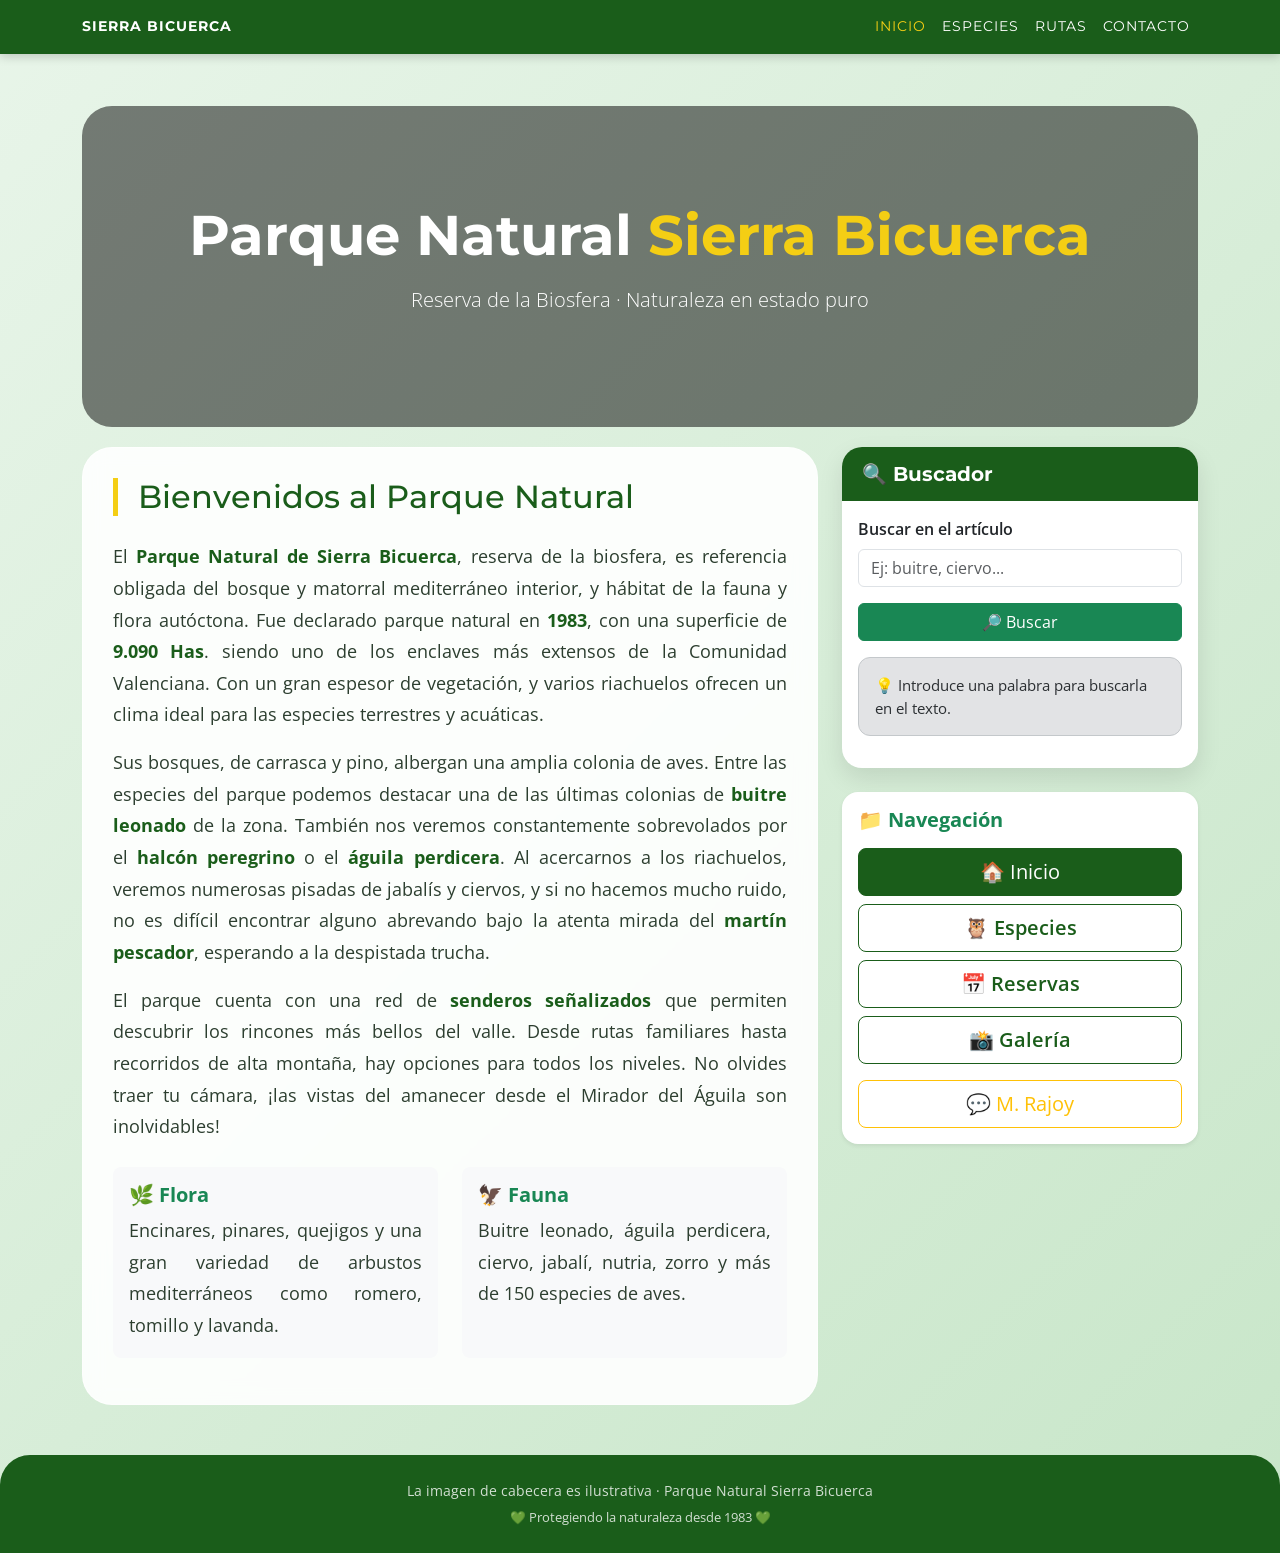
<file: index.html>
<!doctype html>
<html lang="es">
  <head>
    <meta charset="UTF-8" />
    <meta name="viewport" content="width=device-width, initial-scale=1.0" />
    <title>Parque Natural Sierra Bicuerca</title>
    <link
      href="https://fonts.googleapis.com/css2?family=Montserrat:wght@700&family=Open+Sans:wght@400;600&display=swap"
      rel="stylesheet"
    />
    <link
      href="https://cdn.jsdelivr.net/npm/bootstrap@5.3.3/dist/css/bootstrap.min.css"
      rel="stylesheet"
    />

    <style>
      :root {
        --primary-green: #1a5d1a;
        --accent-gold: #f4ce14;
        --nature-dark: #3c4048;
      }

      body {
        background: linear-gradient(135deg, #e8f5e9 0%, #c8e6c9 100%);
        font-family: "Open Sans", sans-serif;
        min-height: 100vh;
      }

      .navbar {
        background-color: var(--primary-green) !important;
        box-shadow: 0 2px 10px rgba(0, 0, 0, 0.2);
      }
      .navbar-brand,
      .nav-link {
        color: white !important;
        font-family: "Montserrat", sans-serif;
        text-transform: uppercase;
        font-size: 0.9rem;
        letter-spacing: 1px;
      }
      .nav-link:hover {
        color: var(--accent-gold) !important;
      }
      .nav-link.active {
        color: var(--accent-gold) !important;
      }

      .hero-section {
        background: linear-gradient(rgba(0, 0, 0, 0.5), rgba(0, 0, 0, 0.5)),
          url("https://placehold.co/1920x600/2d5a2d/white?text=Sierra+Bicuerca");
        background-size: cover;
        background-position: center;
        background-attachment: fixed;
        border-radius: 30px;
        margin: 20px 0;
        position: relative;
        overflow: hidden;
      }
      .hero-section h1 {
        font-family: "Montserrat", sans-serif;
        font-size: 3.5rem;
        font-weight: 700;
      }
      .hero-section span {
        color: var(--accent-gold);
      }
      @media (max-width: 768px) {
        .hero-section h1 {
          font-size: 2rem;
        }
      }

      .main-card {
        background: rgba(255, 255, 255, 0.9);
        backdrop-filter: blur(10px);
        border-radius: 30px;
        border: 1px solid rgba(255, 255, 255, 0.5);
        padding: 30px;
      }
      .main-card h2 {
        color: var(--primary-green);
        font-family: "Montserrat", sans-serif;
        border-left: 5px solid var(--accent-gold);
        padding-left: 20px;
        margin-bottom: 25px;
      }
      .main-card p {
        font-size: 1.1rem;
        line-height: 1.8;
        color: #2c3e2f;
        text-align: justify;
      }
      .main-card strong {
        color: var(--primary-green);
      }

      .search-panel {
        background: white;
        border-radius: 20px;
        box-shadow: 0 10px 25px rgba(0, 0, 0, 0.1);
        position: sticky;
        top: 90px;
      }
      .search-panel .card-header {
        background: var(--primary-green);
        color: white;
        font-family: "Montserrat", sans-serif;
        border-radius: 20px 20px 0 0 !important;
        padding: 15px 20px;
      }
      .search-result {
        border-radius: 12px;
        transition: all 0.3s;
        font-size: 0.95rem;
      }
      .highlight {
        background-color: #f4ce14;
        color: #1a5d1a;
        font-weight: bold;
        padding: 0 3px;
        border-radius: 4px;
      }

      .nav-buttons {
        margin-top: 30px;
      }
      .nav-buttons .btn-outline-success {
        border-color: var(--primary-green);
        color: var(--primary-green);
        font-weight: 600;
        transition: all 0.3s;
      }
      .nav-buttons .btn-outline-success:hover {
        background-color: var(--primary-green);
        border-color: var(--primary-green);
        transform: translateY(-3px);
        box-shadow: 0 5px 15px rgba(0, 0, 0, 0.2);
      }
      .nav-buttons .btn-success {
        background-color: var(--primary-green);
        border-color: var(--primary-green);
      }

      .footer {
        background-color: var(--primary-green);
        color: rgba(255, 255, 255, 0.8);
        text-align: center;
        padding: 25px;
        margin-top: 50px;
        border-radius: 30px 30px 0 0;
        font-size: 0.9rem;
      }
      .footer a {
        color: var(--accent-gold);
        text-decoration: none;
      }
      .footer a:hover {
        text-decoration: underline;
      }
    </style>
  </head>
  <body>
    <!-- NAVBAR (mismo que especies.html) -->
    <nav class="navbar navbar-expand-lg sticky-top">
      <div class="container">
        <a class="navbar-brand fw-bold" href="index.html">Sierra Bicuerca</a>
        <button
          class="navbar-toggler border-white"
          type="button"
          data-bs-toggle="collapse"
          data-bs-target="#navbarNav"
        >
          <span class="navbar-toggler-icon" style="filter: invert(1)"></span>
        </button>
        <div class="collapse navbar-collapse" id="navbarNav">
          <ul class="navbar-nav ms-auto">
            <li class="nav-item">
              <a class="nav-link active" href="index.html">Inicio</a>
            </li>
            <li class="nav-item">
              <a class="nav-link" href="especies.html">Especies</a>
            </li>
            <li class="nav-item">
              <a class="nav-link" href="rutas.html">Rutas</a>
            </li>
            <li class="nav-item">
              <a class="nav-link" href="contacto.html">Contacto</a>
            </li>
          </ul>
        </div>
      </div>
    </nav>

    <div class="container mt-4 pt-2">
      <!-- Hero / Cabecera espectacular -->
      <div class="hero-section text-white text-center p-5">
        <div class="py-5">
          <h1 class="display-3 fw-bold">
            Parque Natural <span>Sierra Bicuerca</span>
          </h1>
          <p class="lead mt-3">
            Reserva de la Biosfera · Naturaleza en estado puro
          </p>
        </div>
      </div>

      <div class="row g-4">
        <!-- Columna izquierda: contenido principal -->
        <div class="col-lg-8">
          <div class="main-card">
            <h2>Bienvenidos al Parque Natural</h2>
            <p>
              El <strong>Parque Natural de Sierra Bicuerca</strong>, reserva de
              la biosfera, es referencia obligada del bosque y matorral
              mediterráneo interior, y hábitat de la fauna y flora autóctona.
              Fue declarado parque natural en <strong>1983</strong>, con una
              superficie de <strong>9.090 Has</strong>. siendo uno de los
              enclaves más extensos de la Comunidad Valenciana. Con un gran
              espesor de vegetación, y varios riachuelos ofrecen un clima ideal
              para las especies terrestres y acuáticas.
            </p>
            <p>
              Sus bosques, de carrasca y pino, albergan una amplia colonia de
              aves. Entre las especies del parque podemos destacar una de las
              últimas colonias de
              <strong>buitre leonado</strong> de la zona. También nos veremos
              constantemente sobrevolados por el <strong>halcón peregrino</strong>
              o el <strong>águila perdicera</strong>. Al acercarnos a los
              riachuelos, veremos numerosas pisadas de jabalís y ciervos, y si no
              hacemos mucho ruido, no es difícil encontrar alguno abrevando bajo
              la atenta mirada del <strong>martín pescador</strong>, esperando a
              la despistada trucha.
            </p>
            <p>
              El parque cuenta con una red de <strong>senderos señalizados</strong>
              que permiten descubrir los rincones más bellos del valle. Desde
              rutas familiares hasta recorridos de alta montaña, hay opciones
              para todos los niveles. No olvides traer tu cámara, ¡las vistas del
              amanecer desde el Mirador del Águila son inolvidables!
            </p>
            <div class="row mt-4">
              <div class="col-md-6 mb-3">
                <div class="bg-light p-3 rounded-3 h-100">
                  <h5 class="text-success fw-bold">🌿 Flora</h5>
                  <p class="mb-0 small">
                    Encinares, pinares, quejigos y una gran variedad de arbustos
                    mediterráneos como romero, tomillo y lavanda.
                  </p>
                </div>
              </div>
              <div class="col-md-6 mb-3">
                <div class="bg-light p-3 rounded-3 h-100">
                  <h5 class="text-success fw-bold">🦅 Fauna</h5>
                  <p class="mb-0 small">
                    Buitre leonado, águila perdicera, ciervo, jabalí, nutria,
                    zorro y más de 150 especies de aves.
                  </p>
                </div>
              </div>
            </div>
          </div>
        </div>

        <!-- Columna derecha: buscador y navegación -->
        <div class="col-lg-4">
          <div class="search-panel">
            <div class="card-header rounded-top">
              <h5 class="mb-0 fw-bold">🔍 Buscador</h5>
            </div>
            <div class="card-body p-3">
              <form onsubmit="event.preventDefault(); buscarEnPagina();">
                <div class="mb-3">
                  <label class="form-label fw-semibold">Buscar en el artículo</label>
                  <input
                    id="search-input"
                    class="form-control"
                    type="text"
                    placeholder="Ej: buitre, ciervo..."
                    aria-label="Buscar"
                  />
                </div>
                <button id="search-button" class="btn btn-success w-100 mb-3" type="submit">
                  🔎 Buscar
                </button>
                <div
                  id="search-result"
                  class="alert alert-secondary search-result"
                  role="status"
                >
                  💡 Introduce una palabra para buscarla en el texto.
                </div>
              </form>
            </div>
          </div>

          <!-- Navegación de botones (estilo mejorado) -->
          <div class="nav-buttons mt-4">
            <div class="card border-0 shadow-sm rounded-4">
              <div class="card-body">
                <h5 class="card-title text-success fw-bold mb-3">📁 Navegación</h5>
                <div class="d-grid gap-2">
                  <a href="index.html" class="btn btn-success btn-lg">🏠 Inicio</a>
                  <a href="especies.html" class="btn btn-outline-success btn-lg">🦉 Especies</a>
                  <a href="reservas.html" class="btn btn-outline-success btn-lg">📅 Reservas</a>
                  <a href="galería.html" class="btn btn-outline-success btn-lg">📸 Galería</a>
                  <button onclick="mostrarFraseEnAlert()" class="btn btn-outline-warning btn-lg mt-2">
                    💬 M. Rajoy
                  </button>
                </div>
              </div>
            </div>
          </div>
        </div>
      </div>
    </div>

    <!-- Footer -->
    <footer class="footer">
      <div class="container">
        <p class="mb-0">
          La imagen de cabecera es ilustrativa · Parque Natural Sierra Bicuerca
        </p>
        <p class="mb-0 small mt-2">
          💚 Protegiendo la naturaleza desde 1983 💚
        </p>
      </div>
    </footer>

    <!-- Scripts -->
    <script src="https://cdn.jsdelivr.net/npm/bootstrap@5.3.3/dist/js/bootstrap.bundle.min.js"></script>
    <script>
      // Función de búsqueda en el artículo (resalta palabras)
      function buscarEnPagina() {
        const searchTerm = document
          .getElementById("search-input")
          .value.trim()
          .toLowerCase();
        const resultDiv = document.getElementById("search-result");
        const articleParagraphs = document.querySelectorAll(".main-card p");

        if (!searchTerm) {
          resultDiv.innerHTML = "⚠️ Por favor, escribe una palabra para buscar.";
          resultDiv.className = "alert alert-warning search-result";
          // Limpiar highlights si no hay término
          removeHighlights();
          return;
        }

        // Eliminar highlights anteriores
        removeHighlights();

        let encontrado = false;
        let totalCoincidencias = 0;

        // Recorrer cada párrafo para buscar y resaltar
        articleParagraphs.forEach((paragraph) => {
          const originalText = paragraph.innerHTML;
          // Creamos un texto sin etiquetas HTML para buscar
          const tempDiv = document.createElement("div");
          tempDiv.innerHTML = originalText;
          const cleanText = tempDiv.textContent || tempDiv.innerText;
          const lowerCleanText = cleanText.toLowerCase();

          if (lowerCleanText.includes(searchTerm)) {
            encontrado = true;
            // Contar coincidencias (aproximado)
            const regex = new RegExp(`(${escapeRegex(searchTerm)})`, "gi");
            const matches = cleanText.match(regex);
            totalCoincidencias += matches ? matches.length : 0;

            // Resaltar en el HTML original respetando etiquetas
            const highlightedHtml = originalText.replace(
              new RegExp(`(${escapeRegex(searchTerm)})`, "gi"),
              '<span class="highlight">$1</span>'
            );
            paragraph.innerHTML = highlightedHtml;
          }
        });

        if (encontrado) {
          resultDiv.innerHTML = `✅ <strong>¡Encontrado!</strong> Se encontraron ${totalCoincidencias} coincidencia(s) de "<strong>${searchTerm}</strong>".`;
          resultDiv.className = "alert alert-success search-result";
        } else {
          resultDiv.innerHTML = `❌ No se encontró "<strong>${searchTerm}</strong>" en el artículo. Prueba con: buitre, ciervo, parque, río, aves...`;
          resultDiv.className = "alert alert-danger search-result";
        }
      }

      // Eliminar todos los highlights
      function removeHighlights() {
        const paragraphs = document.querySelectorAll(".main-card p");
        paragraphs.forEach((p) => {
          const spanRegex = /<span class="highlight">(.*?)<\/span>/gi;
          if (spanRegex.test(p.innerHTML)) {
            p.innerHTML = p.innerHTML.replace(spanRegex, "$1");
          }
        });
      }

      // Escapar caracteres especiales para regex
      function escapeRegex(str) {
        return str.replace(/[.*+?^${}()|[\]\\]/g, "\\$&");
      }

      function mostrarFraseEnAlert() {
        const frases = [
          "It's very difficult todo esto.",
          "España es una gran nación y los españoles muy españoles y mucho españoles.",
          "Las decisiones se toman en el momento de tomarse",
          "Una cosa es ser solidario, y otra es serlo a cambio de nada.",
          "La cerámica de Talavera no es cosa menor. Dicho de otra manera, es cosa mayor.",
          "Nosotros hemos hecho algo que ustedes no han hecho, que es engañar a la gente.",
          "Fin de la cita.",
          "ETA es una gran nación.",
          "Lo que nosotros hemos hecho, cosa que no hizo usted, es engañar a la gente.",
          "Hay que fabricar máquinas que nos permitan seguir fabricando máquinas.",
        ];
        const fraseAleatoria = frases[Math.floor(Math.random() * frases.length)];
        alert("Mariano Rajoy: " + fraseAleatoria);
      }

      window.mostrarFraseEnAlert = mostrarFraseEnAlert;
    </script>
  </body>
</html>
</file>
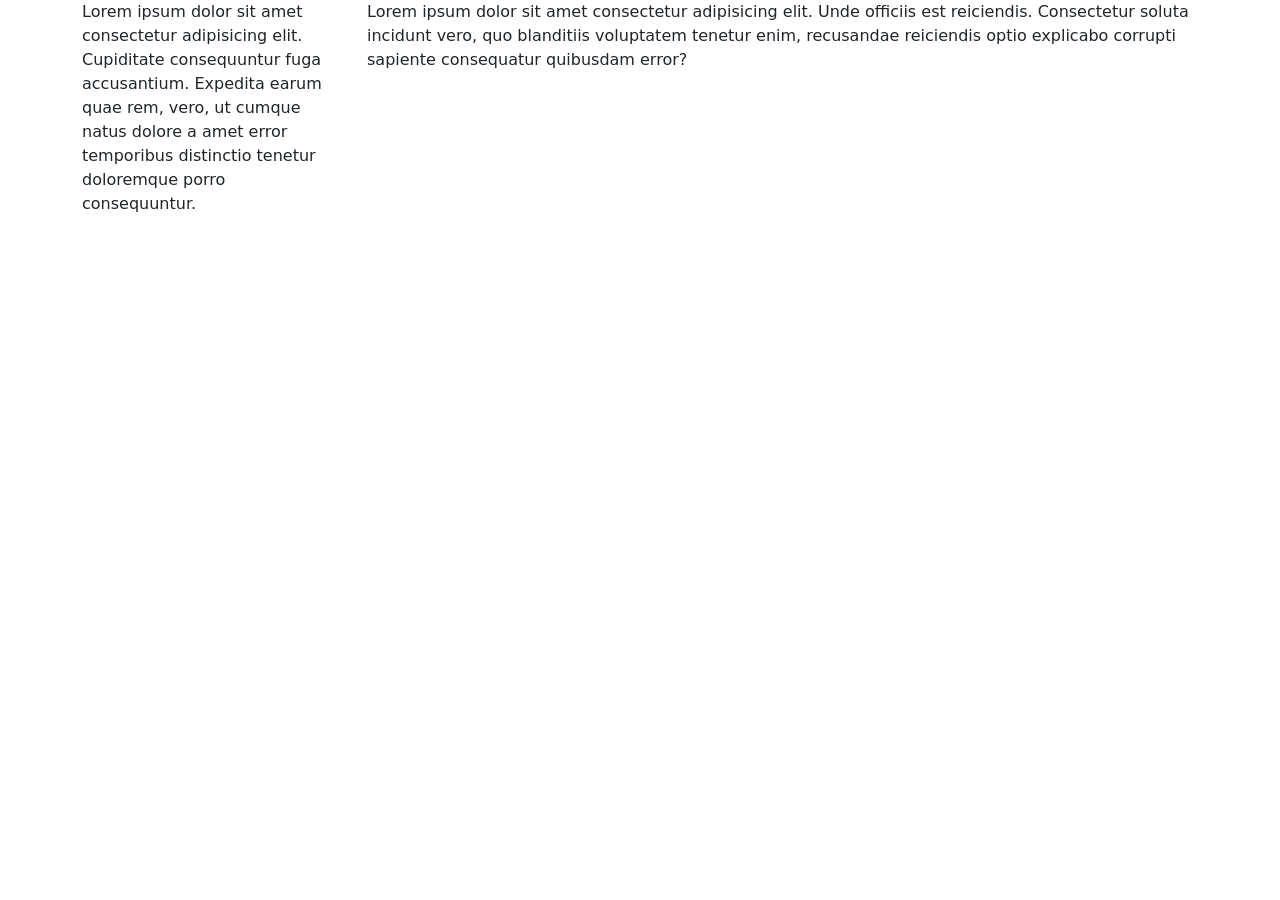
<file: docu.html>
<!doctype html>
<html lang="en">
  <head>
    <meta charset="UTF-8" />
    <meta name="viewport" content="width=device-width, initial-scale=1.0" />
    <title>Document</title>
    <link
      href="https://cdn.jsdelivr.net/npm/bootstrap@5.3.8/dist/css/bootstrap.min.css"
      rel="stylesheet"
      integrity="sha384-sRIl4kxILFvY47J16cr9ZwB07vP4J8+LH7qKQnuqkuIAvNWLzeN8tE5YBujZqJLB"
      crossorigin="anonymous"
    />
  </head>
  <body>
    <div class="container">
      <div class="row">
        <div class="col-md-3">
          Lorem ipsum dolor sit amet consectetur adipisicing elit. Cupiditate
          consequuntur fuga accusantium. Expedita earum quae rem, vero, ut
          cumque natus dolore a amet error temporibus distinctio tenetur
          doloremque porro consequuntur.
        </div>
        <div class="col-md-9">
          Lorem ipsum dolor sit amet consectetur adipisicing elit. Unde officiis
          est reiciendis. Consectetur soluta incidunt vero, quo blanditiis
          voluptatem tenetur enim, recusandae reiciendis optio explicabo
          corrupti sapiente consequatur quibusdam error?
        </div>
      </div>
    </div>
  </body>
</html>
</file>
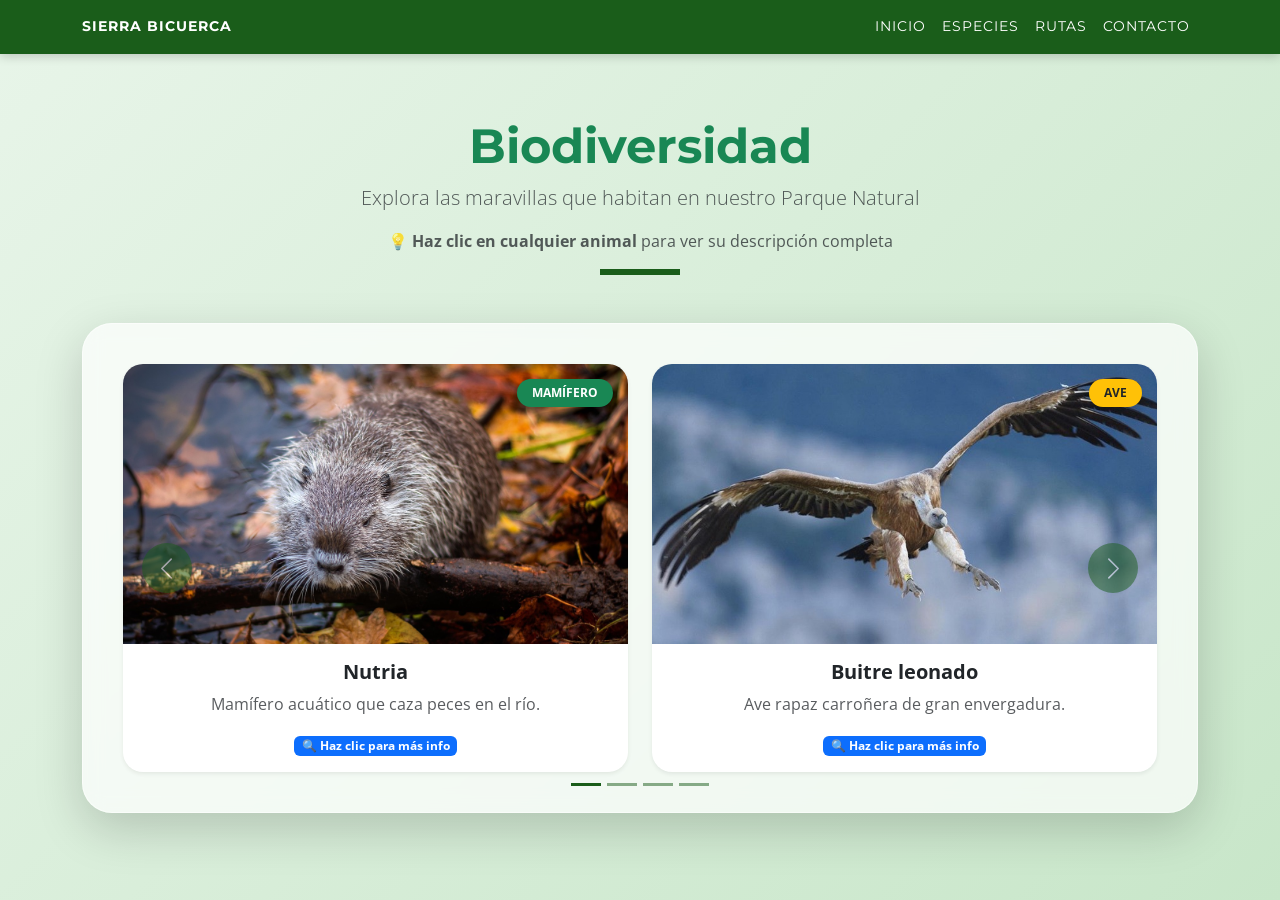
<file: especies.html>
<!doctype html>
<html lang="es">
  <head>
    <meta charset="UTF-8" />
    <meta name="viewport" content="width=device-width, initial-scale=1.0" />
    <title>Especies - Sierra Bicuerca</title>
    <!-- Google Fonts para el estilo espectacular -->
    <link
      href="https://fonts.googleapis.com/css2?family=Montserrat:wght@700&family=Open+Sans:wght@400;600&display=swap"
      rel="stylesheet"
    />
    <!-- CSS de Bootstrap 5.3.3 -->
    <link
      href="https://cdn.jsdelivr.net/npm/bootstrap@5.3.3/dist/css/bootstrap.min.css"
      rel="stylesheet"
    />

    <style>
      :root {
        --primary-green: #1a5d1a;
        --accent-gold: #f4ce14;
        --nature-dark: #3c4048;
      }

      body {
        background: linear-gradient(135deg, #e8f5e9 0%, #c8e6c9 100%);
        font-family: "Open Sans", sans-serif;
        min-height: 100vh;
      }

      /* Estilos del Navbar */
      .navbar {
        background-color: var(--primary-green) !important;
        box-shadow: 0 2px 10px rgba(0, 0, 0, 0.2);
      }
      .navbar-brand,
      .nav-link {
        color: white !important;
        font-family: "Montserrat", sans-serif;
        text-transform: uppercase;
        font-size: 0.9rem;
        letter-spacing: 1px;
      }
      .nav-link:hover {
        color: var(--accent-gold) !important;
      }

      /* Estilos del Carrusel Espectacular */
      #especiesCarousel {
        background: rgba(255, 255, 255, 0.7);
        backdrop-filter: blur(10px);
        border-radius: 30px;
        border: 1px solid rgba(255, 255, 255, 0.5);
        padding: 20px;
      }

      .species-card {
        border-radius: 20px;
        overflow: hidden;
        transition: all 0.4s cubic-bezier(0.175, 0.885, 0.32, 1.275);
        border: none;
        background: white;
        cursor: pointer;
      }

      .species-card:hover {
        transform: translateY(-12px);
        box-shadow: 0 15px 30px rgba(0, 0, 0, 0.2) !important;
      }

      .species-card img {
        width: 100%;
        height: 280px;
        object-fit: cover;
        transition: transform 0.5s;
      }

      .species-card:hover img {
        transform: scale(1.05);
      }

      .carousel-item {
        padding: 20px;
      }

      /* Iconos de control mejorados */
      .carousel-control-prev-icon,
      .carousel-control-next-icon {
        background-color: var(--primary-green);
        border-radius: 50%;
        width: 50px;
        height: 50px;
        background-size: 50%;
      }

      .category-badge {
        position: absolute;
        top: 15px;
        right: 15px;
        z-index: 2;
        padding: 5px 15px;
        border-radius: 50px;
        font-weight: bold;
        font-size: 0.75rem;
        box-shadow: 0 4px 8px rgba(0, 0, 0, 0.1);
      }

      /* Estilos para el modal */
      .modal-header {
        background: linear-gradient(135deg, var(--primary-green), #2d7a2d);
        color: white;
      }
      .modal-header .btn-close {
        filter: brightness(0) invert(1);
      }
      .species-modal-img {
        width: 100%;
        max-height: 300px;
        object-fit: cover;
        border-radius: 15px;
      }
      .info-section {
        background: #f8f9fa;
        border-radius: 10px;
        padding: 15px;
        margin-top: 15px;
      }
      .info-title {
        color: var(--primary-green);
        font-weight: bold;
        margin-top: 15px;
        margin-bottom: 10px;
      }
      .badge-primary {
        background-color: #0d6efd;
      }
      .click-hint {
        font-size: 0.8rem;
        margin-top: 8px;
      }
    </style>
  </head>
  <body>
    <!-- NAVBAR -->
    <nav class="navbar navbar-expand-lg sticky-top">
      <div class="container">
        <a class="navbar-brand fw-bold" href="index.html">Sierra Bicuerca</a>
        <button
          class="navbar-toggler border-white"
          type="button"
          data-bs-toggle="collapse"
          data-bs-target="#navbarNav"
        >
          <span class="navbar-toggler-icon" style="filter: invert(1)"></span>
        </button>
        <div class="collapse navbar-collapse" id="navbarNav">
          <ul class="navbar-nav ms-auto">
            <li class="nav-item">
              <a class="nav-link" href="index.html">Inicio</a>
            </li>
            <li class="nav-item">
              <a class="nav-link active" href="especies.html">Especies</a>
            </li>
            <li class="nav-item"><a class="nav-link" href="#">Rutas</a></li>
            <li class="nav-item"><a class="nav-link" href="#">Contacto</a></li>
          </ul>
        </div>
      </div>
    </nav>

    <div class="container mt-5 pt-3">
      <div class="text-center mb-5">
        <h2
          class="display-5 fw-bold text-success"
          style="font-family: &quot;Montserrat&quot;"
        >
          Biodiversidad
        </h2>
        <p class="text-muted lead">
          Explora las maravillas que habitan en nuestro Parque Natural
        </p>
        <p class="text-muted">
          💡 <strong>Haz clic en cualquier animal</strong> para ver su
          descripción completa
        </p>
        <hr
          class="mx-auto"
          style="
            width: 80px;
            border: 3px solid var(--primary-green);
            opacity: 1;
          "
        />
      </div>

      <div
        id="especiesCarousel"
        class="carousel slide shadow-lg"
        data-bs-ride="carousel"
      >
        <!-- Indicadores -->
        <div class="carousel-indicators">
          <button
            type="button"
            data-bs-target="#especiesCarousel"
            data-bs-slide-to="0"
            class="active"
            style="background-color: var(--primary-green)"
          ></button>
          <button
            type="button"
            data-bs-target="#especiesCarousel"
            data-bs-slide-to="1"
            style="background-color: var(--primary-green)"
          ></button>
          <button
            type="button"
            data-bs-target="#especiesCarousel"
            data-bs-slide-to="2"
            style="background-color: var(--primary-green)"
          ></button>
          <button
            type="button"
            data-bs-target="#especiesCarousel"
            data-bs-slide-to="3"
            style="background-color: var(--primary-green)"
          ></button>
        </div>

        <div class="carousel-inner">
          <!-- GRUPO 1: Nutria y Buitre -->
          <div class="carousel-item active">
            <div class="row g-4">
              <div class="col-md-6">
                <div
                  class="card species-card h-100 shadow-sm position-relative"
                  data-bs-toggle="modal"
                  data-bs-target="#modalNutria"
                >
                  <span class="category-badge bg-success text-white"
                    >MAMÍFERO</span
                  >
                  <img src="img/especies_img/nutria.jpg" alt="Nutria" />
                  <div class="card-body text-center">
                    <h5 class="card-title fw-bold">Nutria</h5>
                    <p class="card-text text-muted">
                      Mamífero acuático que caza peces en el río.
                    </p>
                    <span class="badge bg-primary"
                      >🔍 Haz clic para más info</span
                    >
                  </div>
                </div>
              </div>
              <div class="col-md-6">
                <div
                  class="card species-card h-100 shadow-sm position-relative"
                  data-bs-toggle="modal"
                  data-bs-target="#modalBuitre"
                >
                  <span class="category-badge bg-warning text-dark">AVE</span>
                  <img src="img/especies_img/buitre_leonado.jpg" alt="Buitre" />
                  <div class="card-body text-center">
                    <h5 class="card-title fw-bold">Buitre leonado</h5>
                    <p class="card-text text-muted">
                      Ave rapaz carroñera de gran envergadura.
                    </p>
                    <span class="badge bg-primary"
                      >🔍 Haz clic para más info</span
                    >
                  </div>
                </div>
              </div>
            </div>
          </div>

          <!-- GRUPO 2: Ciervo y Zorro -->
          <div class="carousel-item">
            <div class="row g-4">
              <div class="col-md-6">
                <div
                  class="card species-card h-100 shadow-sm position-relative"
                  data-bs-toggle="modal"
                  data-bs-target="#modalCiervo"
                >
                  <span class="category-badge bg-success text-white"
                    >MAMÍFERO</span
                  >
                  <img src="img/especies_img/ciervo-rojo.jpg" alt="Ciervo" />
                  <div class="card-body text-center">
                    <h5 class="card-title fw-bold">Ciervo</h5>
                    <p class="card-text text-muted">
                      Herbívoro tranquilo que pasta al amanecer.
                    </p>
                    <span class="badge bg-primary"
                      >🔍 Haz clic para más info</span
                    >
                  </div>
                </div>
              </div>
              <div class="col-md-6">
                <div
                  class="card species-card h-100 shadow-sm position-relative"
                  data-bs-toggle="modal"
                  data-bs-target="#modalZorro"
                >
                  <span class="category-badge bg-success text-white"
                    >MAMÍFERO</span
                  >
                  <img src="img/especies_img/zorro.jpg" alt="Zorro" />
                  <div class="card-body text-center">
                    <h5 class="card-title fw-bold">Zorro</h5>
                    <p class="card-text text-muted">
                      Astuto cazador nocturno de los bosques.
                    </p>
                    <span class="badge bg-primary"
                      >🔍 Haz clic para más info</span
                    >
                  </div>
                </div>
              </div>
            </div>
          </div>

          <!-- GRUPO 3: Topillo y Martín Pescador -->
          <div class="carousel-item">
            <div class="row g-4">
              <div class="col-md-6">
                <div
                  class="card species-card h-100 shadow-sm position-relative"
                  data-bs-toggle="modal"
                  data-bs-target="#modalTopillo"
                >
                  <span class="category-badge bg-info text-dark">ROEDOR</span>
                  <img src="img/especies_img/Topillo.jpg" alt="Topillo" />
                  <div class="card-body text-center">
                    <h5 class="card-title fw-bold">Topillo</h5>
                    <p class="card-text text-muted">
                      Pequeño roedor clave para el ecosistema.
                    </p>
                    <span class="badge bg-primary"
                      >🔍 Haz clic para más info</span
                    >
                  </div>
                </div>
              </div>
              <div class="col-md-6">
                <div
                  class="card species-card h-100 shadow-sm position-relative"
                  data-bs-toggle="modal"
                  data-bs-target="#modalMartin"
                >
                  <span class="category-badge bg-warning text-dark">AVE</span>
                  <img
                    src="img/especies_img/martín_pescador.jpg"
                    alt="Martín Pescador"
                  />
                  <div class="card-body text-center">
                    <h5 class="card-title fw-bold">Martín pescador</h5>
                    <p class="card-text text-muted">
                      Ave de colores vivos que pesca en picado.
                    </p>
                    <span class="badge bg-primary"
                      >🔍 Haz clic para más info</span
                    >
                  </div>
                </div>
              </div>
            </div>
          </div>

          <!-- GRUPO 4: Jabalí y Libélula -->
          <div class="carousel-item">
            <div class="row g-4">
              <div class="col-md-6">
                <div
                  class="card species-card h-100 shadow-sm position-relative"
                  data-bs-toggle="modal"
                  data-bs-target="#modalJabali"
                >
                  <span class="category-badge bg-success text-white"
                    >MAMÍFERO</span
                  >
                  <img src="img/especies_img/jabalí.webp" alt="Jabalí" />
                  <div class="card-body text-center">
                    <h5 class="card-title fw-bold">Jabalí</h5>
                    <p class="card-text text-muted">
                      Fuerte y nocturno, busca raíces y bellotas.
                    </p>
                    <span class="badge bg-primary"
                      >🔍 Haz clic para más info</span
                    >
                  </div>
                </div>
              </div>
              <div class="col-md-6">
                <div
                  class="card species-card h-100 shadow-sm position-relative"
                  data-bs-toggle="modal"
                  data-bs-target="#modalLibelula"
                >
                  <span class="category-badge bg-danger text-white"
                    >INSECTO</span
                  >
                  <img src="img/especies_img/libelula.webp" alt="Libélula" />
                  <div class="card-body text-center">
                    <h5 class="card-title fw-bold">Libélula</h5>
                    <p class="card-text text-muted">
                      Vuela rápidamente sobre el agua cazando insectos.
                    </p>
                    <span class="badge bg-primary"
                      >🔍 Haz clic para más info</span
                    >
                  </div>
                </div>
              </div>
            </div>
          </div>
        </div>

        <!-- Botones de Control -->
        <button
          class="carousel-control-prev"
          type="button"
          data-bs-target="#especiesCarousel"
          data-bs-slide="prev"
        >
          <span class="carousel-control-prev-icon" aria-hidden="true"></span>
          <span class="visually-hidden">Anterior</span>
        </button>
        <button
          class="carousel-control-next"
          type="button"
          data-bs-target="#especiesCarousel"
          data-bs-slide="next"
        >
          <span class="carousel-control-next-icon" aria-hidden="true"></span>
          <span class="visually-hidden">Siguiente</span>
        </button>
      </div>
    </div>

    <!-- ============================================ -->
    <!-- MODALES CON DESCRIPCIÓN COMPLETA DE ESPECIES -->
    <!-- ============================================ -->

    <!-- MODAL NUTRIA -->
    <div
      class="modal fade"
      id="modalNutria"
      tabindex="-1"
      aria-labelledby="nutriaLabel"
      aria-hidden="true"
    >
      <div class="modal-dialog modal-lg modal-dialog-scrollable">
        <div class="modal-content">
          <div class="modal-header">
            <h5 class="modal-title fw-bold" id="nutriaLabel">
              🦦 Nutria (Lutra lutra)
            </h5>
            <button
              type="button"
              class="btn-close"
              data-bs-dismiss="modal"
              aria-label="Close"
            ></button>
          </div>
          <div class="modal-body">
            <img
              src="img/especies_img/nutria.jpg"
              alt="Nutria"
              class="species-modal-img mb-3"
              onerror="
                this.src =
                  'https://placehold.co/600x400/1a5d1a/white?text=Nutria'
              "
            />
            <div class="info-section">
              <h6 class="info-title">📋 Descripción general</h6>
              <p>
                La nutria es un mamífero semiacuático de cuerpo alargado y ágil,
                adaptado perfectamente a la vida en el agua. Puede medir hasta
                1.3 metros (incluyendo la cola) y pesar entre 7 y 12 kg.
              </p>

              <h6 class="info-title">🌊 Hábitat</h6>
              <p>
                Habita en ríos de aguas limpias y caudal constante, con
                abundante vegetación ribereña. En la Sierra Bicuerca se
                encuentra principalmente en el tramo medio del río, donde
                construye sus madrigueras entre las raíces de los árboles.
              </p>

              <h6 class="info-title">🍽️ Alimentación</h6>
              <p>
                Es carnívora y se alimenta fundamentalmente de peces (truchas,
                barbos), aunque también consume ranas, cangrejos, aves acuáticas
                y pequeños mamíferos. Llega a consumir hasta 1 kg de alimento al
                día.
              </p>

              <h6 class="info-title">🐾 Costumbres</h6>
              <p>
                Es un animal de hábitos principalmente nocturnos y
                crepusculares. Excelente nadadora, puede permanecer bajo el agua
                hasta 4 minutos. Es territorial y solitaria, excepto en época de
                cría. Marca su territorio con heces y secreciones odoríferas.
              </p>

              <h6 class="info-title">👶 Reproducción</h6>
              <p>
                La gestación dura unos 60-70 días, y suelen nacer de 2 a 4
                crías. Estas permanecen con la madre hasta el año de edad. Está
                considerada una especie "casi amenazada" debido a la
                contaminación de los ríos.
              </p>
            </div>
          </div>
        </div>
      </div>
    </div>

    <!-- MODAL BUITRE LEONADO -->
    <div
      class="modal fade"
      id="modalBuitre"
      tabindex="-1"
      aria-labelledby="buitreLabel"
      aria-hidden="true"
    >
      <div class="modal-dialog modal-lg modal-dialog-scrollable">
        <div class="modal-content">
          <div class="modal-header">
            <h5 class="modal-title fw-bold" id="buitreLabel">
              🦅 Buitre leonado (Gyps fulvus)
            </h5>
            <button
              type="button"
              class="btn-close"
              data-bs-dismiss="modal"
              aria-label="Close"
            ></button>
          </div>
          <div class="modal-body">
            <img
              src="img/especies_img/buitre_leonado.jpg"
              alt="Buitre leonado"
              class="species-modal-img mb-3"
              onerror="
                this.src =
                  'https://placehold.co/600x400/1a5d1a/white?text=Buitre'
              "
            />
            <div class="info-section">
              <h6 class="info-title">📋 Descripción general</h6>
              <p>
                Ave rapaz de gran tamaño, con una envergadura alar que puede
                alcanzar los 2.5-2.8 metros. Pesa entre 6 y 11 kg. Su plumaje es
                pardo claro con las partes inferiores más claras. Presenta un
                característico collar de plumas blancas en la base del cuello.
              </p>

              <h6 class="info-title">🏔️ Hábitat</h6>
              <p>
                Prefiere zonas montañosas con acantilados y cortados rocosos
                donde anidar. En la Sierra Bicuerca, las paredes del cañón del
                río albergan una importante colonia de cría, la más numerosa de
                la región.
              </p>

              <h6 class="info-title">🍽️ Alimentación</h6>
              <p>
                Es estrictamente carroñero, alimentándose de cadáveres de
                animales muertos. Su excelente vista le permite localizar la
                carroña desde grandes distancias. Juega un papel ecológico
                fundamental como "reciclador" del ecosistema.
              </p>

              <h6 class="info-title">🐾 Costumbres</h6>
              <p>
                Es un ave social que se agrupa en colonias para dormir y
                alimentarse. Realza vuelos en círculo aprovechando las
                corrientes térmicas ascendentes. Puede recorrer más de 100 km
                diarios en busca de alimento.
              </p>

              <h6 class="info-title">🪹 Reproducción</h6>
              <p>
                Ponen un único huevo por temporada. Ambos padres incuban durante
                52-56 días. El pollo permanece en el nido unos 4 meses. Gracias
                a programas de conservación, su población ha aumentado
                significativamente en las últimas décadas.
              </p>
            </div>
          </div>
        </div>
      </div>
    </div>

    <!-- MODAL CIERVO -->
    <div
      class="modal fade"
      id="modalCiervo"
      tabindex="-1"
      aria-labelledby="ciervoLabel"
      aria-hidden="true"
    >
      <div class="modal-dialog modal-lg modal-dialog-scrollable">
        <div class="modal-content">
          <div class="modal-header">
            <h5 class="modal-title fw-bold" id="ciervoLabel">
              🦌 Ciervo (Cervus elaphus)
            </h5>
            <button
              type="button"
              class="btn-close"
              data-bs-dismiss="modal"
              aria-label="Close"
            ></button>
          </div>
          <div class="modal-body">
            <img
              src="img/especies_img/ciervo-rojo.jpg"
              alt="Ciervo"
              class="species-modal-img mb-3"
              onerror="
                this.src =
                  'https://placehold.co/600x400/1a5d1a/white?text=Ciervo'
              "
            />
            <div class="info-section">
              <h6 class="info-title">📋 Descripción general</h6>
              <p>
                El ciervo o venado es el cérvido más grande de Europa. Los
                machos pueden alcanzar 1.2 metros de altura en la cruz y pesar
                hasta 200 kg. Las hembras son más pequeñas y carecen de cuernas.
                Los machos mudan su cuerna cada año entre febrero y abril.
              </p>

              <h6 class="info-title">🌳 Hábitat</h6>
              <p>
                Habita en bosques mixtos y claros con vegetación densa que le
                proporcione refugio. En la Sierra Bicuerca frecuenta tanto los
                bosques de ribera como las laderas arboladas de encinas y
                robles.
              </p>

              <h6 class="info-title">🍽️ Alimentación</h6>
              <p>
                Es herbívoro, alimentándose de pasto, brotes, hojas, bellotas,
                frutos silvestres y cortezas de árboles. En otoño consume
                grandes cantidades de bellotas para acumular reservas de cara al
                invierno.
              </p>

              <h6 class="info-title">🐾 Costumbres</h6>
              <p>
                El ciervo es más activo al amanecer y atardecer. Fuera de la
                época de celo, machos y hembras viven en grupos separados.
                Durante el otoño tiene lugar la "berrea", época de celo en la
                que los machos emiten potentes bramidos para atraer a las
                hembras y desafiar a otros machos.
              </p>

              <h6 class="info-title">👶 Reproducción</h6>
              <p>
                Las crías nacen en primavera (mayo-junio) tras una gestación de
                8 meses. Normalmente tienen una sola cría, que permanece
                escondida en la vegetación durante sus primeras semanas de vida.
              </p>
            </div>
          </div>
        </div>
      </div>
    </div>

    <!-- MODAL ZORRO -->
    <div
      class="modal fade"
      id="modalZorro"
      tabindex="-1"
      aria-labelledby="zorroLabel"
      aria-hidden="true"
    >
      <div class="modal-dialog modal-lg modal-dialog-scrollable">
        <div class="modal-content">
          <div class="modal-header">
            <h5 class="modal-title fw-bold" id="zorroLabel">
              🦊 Zorro (Vulpes vulpes)
            </h5>
            <button
              type="button"
              class="btn-close"
              data-bs-dismiss="modal"
              aria-label="Close"
            ></button>
          </div>
          <div class="modal-body">
            <img
              src="img/especies_img/zorro.jpg"
              alt="Zorro"
              class="species-modal-img mb-3"
              onerror="
                this.src =
                  'https://placehold.co/600x400/1a5d1a/white?text=Zorro'
              "
            />
            <div class="info-section">
              <h6 class="info-title">📋 Descripción general</h6>
              <p>
                El zorro común es un cánido de tamaño mediano, de constitución
                esbelta y gran agilidad. Mide entre 60-90 cm de longitud (sin
                contar la cola de 30-55 cm) y pesa entre 5 y 10 kg. Su
                característico pelaje es rojizo con partes blancas en el vientre
                y extremidades oscuras.
              </p>

              <h6 class="info-title">🏞️ Hábitat</h6>
              <p>
                Es una especie extremadamente adaptable que habita en bosques,
                zonas de matorral, pastizales e incluso cerca de núcleos
                urbanos. En la Sierra Bicuerca prefiere los ecotonos, áreas de
                transición entre bosque y pradera.
              </p>

              <h6 class="info-title">🍽️ Alimentación</h6>
              <p>
                Es omnívoro y oportunista. Su dieta incluye pequeños mamíferos
                (ratones, conejos), aves, reptiles, insectos, frutos silvestres
                y bayas. En otoño consume muchas moras y frutos del bosque.
                Puede visitar campamentos en busca de restos de comida.
              </p>

              <h6 class="info-title">🐾 Costumbres</h6>
              <p>
                Es un animal de hábitos principalmente nocturnos y
                crepusculares. Vive en madrigueras que cava en el suelo o
                aprovecha las de otros animales. Es territorial y marca su
                territorio con orina y heces. Posee un oído y olfato muy
                desarrollados.
              </p>

              <h6 class="info-title">👶 Reproducción</h6>
              <p>
                El celo tiene lugar en invierno. Las crías (de 3 a 7) nacen en
                primavera tras 53 días de gestación. Ambos padres participan en
                la cría. Los jóvenes abandonan el territorio familiar al año
                siguiente.
              </p>
            </div>
          </div>
        </div>
      </div>
    </div>

    <!-- MODAL TOPILLO -->
    <div
      class="modal fade"
      id="modalTopillo"
      tabindex="-1"
      aria-labelledby="topilloLabel"
      aria-hidden="true"
    >
      <div class="modal-dialog modal-lg modal-dialog-scrollable">
        <div class="modal-content">
          <div class="modal-header">
            <h5 class="modal-title fw-bold" id="topilloLabel">
              🐭 Topillo (Microtus arvalis)
            </h5>
            <button
              type="button"
              class="btn-close"
              data-bs-dismiss="modal"
              aria-label="Close"
            ></button>
          </div>
          <div class="modal-body">
            <img
              src="img/especies_img/Topillo.jpg"
              alt="Topillo"
              class="species-modal-img mb-3"
              onerror="
                this.src =
                  'https://placehold.co/600x400/1a5d1a/white?text=Topillo'
              "
            />
            <div class="info-section">
              <h6 class="info-title">📋 Descripción general</h6>
              <p>
                Pequeño roedor de cuerpo rechoncho, cola corta y orejas poco
                visibles. Mide 10-12 cm y pesa entre 20-40 gramos. Su pelaje es
                pardo grisáceo por el dorso y más claro en el vientre.
              </p>

              <h6 class="info-title">🌾 Hábitat</h6>
              <p>
                Prefiere praderas, zonas de pasto, cultivos y márgenes de
                caminos con vegetación herbácea densa. En la Sierra Bicuerca es
                abundante en los prados húmedos junto a las riberas.
              </p>

              <h6 class="info-title">🍽️ Alimentación</h6>
              <p>
                Es herbívoro, consumiendo tallos, hojas, semillas y raíces de
                plantas herbáceas. Puede almacenar alimento en sus galerías
                subterráneas para épocas de escasez.
              </p>

              <h6 class="info-title">🐾 Costumbres</h6>
              <p>
                Es activo tanto de día como de noche, con períodos alternos de
                actividad. Excava madrigueras subterráneas con múltiples
                galerías y cámaras. Es una especie clave en la cadena trófica
                por ser presa fundamental de rapaces, zorros y mustélidos.
              </p>

              <h6 class="info-title">👶 Reproducción</h6>
              <p>
                Es extremadamente prolífico: la hembra puede tener de 4 a 6
                camadas al año, de 4 a 8 crías cada una. La gestación dura solo
                21 días y las crías alcanzan la madurez sexual a los 2-3 meses.
              </p>
            </div>
          </div>
        </div>
      </div>
    </div>

    <!-- MODAL MARTÍN PESCADOR -->
    <div
      class="modal fade"
      id="modalMartin"
      tabindex="-1"
      aria-labelledby="martinLabel"
      aria-hidden="true"
    >
      <div class="modal-dialog modal-lg modal-dialog-scrollable">
        <div class="modal-content">
          <div class="modal-header">
            <h5 class="modal-title fw-bold" id="martinLabel">
              🐦 Martín pescador (Alcedo atthis)
            </h5>
            <button
              type="button"
              class="btn-close"
              data-bs-dismiss="modal"
              aria-label="Close"
            ></button>
          </div>
          <div class="modal-body">
            <img
              src="img/especies_img/martín_pescador.jpg"
              alt="Martín pescador"
              class="species-modal-img mb-3"
              onerror="
                this.src =
                  'https://placehold.co/600x400/1a5d1a/white?text=Martin+Pescador'
              "
            />
            <div class="info-section">
              <h6 class="info-title">📋 Descripción general</h6>
              <p>
                Pequeña ave de plumaje espectacular: dorso de color azul
                turquesa iridiscente, partes inferiores anaranjadas, pico largo
                y puntiagudo. Mide unos 16 cm de longitud y pesa entre 30-45
                gramos.
              </p>

              <h6 class="info-title">💧 Hábitat</h6>
              <p>
                Habita en orillas de ríos, arroyos, lagos y embalses de aguas
                limpias. Necesita taludes verticales para excavar su nido y
                perchas desde las que pescar. En la Sierra Bicuerca es un
                excelente bioindicador de la calidad del agua.
              </p>

              <h6 class="info-title">🍽️ Alimentación</h6>
              <p>
                Es piscívoro, alimentándose de pequeños peces (hasta 6 cm) como
                gambusias, pececillos y alevines. También consume insectos
                acuáticos y renacuajos. Caza lanzándose en picado desde una
                percha y capturando a sus presas con el pico.
              </p>

              <h6 class="info-title">🐾 Costumbres</h6>
              <p>
                Es territorial y solitario excepto en época de cría. Pasa largos
                periodos posado inmóvil vigilando el agua. Su vuelo es rápido y
                rectilíneo, emitiendo un característico pío agudo y repetitivo.
              </p>

              <h6 class="info-title">🪹 Reproducción</h6>
              <p>
                Cavan un túnel de hasta 1 metro en taludes fluviales para
                anidar. Ponen de 5 a 7 huevos blancos. Realizan dos puestas al
                año (abril y julio). Está protegido por la directiva europea de
                aves.
              </p>
            </div>
          </div>
        </div>
      </div>
    </div>

    <!-- MODAL JABALÍ -->
    <div
      class="modal fade"
      id="modalJabali"
      tabindex="-1"
      aria-labelledby="jabaliLabel"
      aria-hidden="true"
    >
      <div class="modal-dialog modal-lg modal-dialog-scrollable">
        <div class="modal-content">
          <div class="modal-header">
            <h5 class="modal-title fw-bold" id="jabaliLabel">
              🐗 Jabalí (Sus scrofa)
            </h5>
            <button
              type="button"
              class="btn-close"
              data-bs-dismiss="modal"
              aria-label="Close"
            ></button>
          </div>
          <div class="modal-body">
            <img
              src="img/especies_img/jabalí.webp"
              alt="Jabalí"
              class="species-modal-img mb-3"
              onerror="
                this.src =
                  'https://placehold.co/600x400/1a5d1a/white?text=Jabali'
              "
            />
            <div class="info-section">
              <h6 class="info-title">📋 Descripción general</h6>
              <p>
                Mamífero de cuerpo robusto y cabeza grande. Los machos pueden
                pesar hasta 150 kg y medir 1.5 metros de largo. Presenta
                colmillos inferiores muy desarrollados (colmillos) que usa para
                defensa. Su pelaje es de cerdas duras de color pardo oscuro.
              </p>

              <h6 class="info-title">🌳 Hábitat</h6>
              <p>
                Muy adaptable, habita en bosques caducifolios, mixtos, zonas de
                matorral denso y encinares. En la Sierra Bicuerca es abundante
                en las áreas boscosas con abundante alimento como bellotas y
                raíces.
              </p>

              <h6 class="info-title">🍽️ Alimentación</h6>
              <p>
                Es omnívoro. Su dieta incluye raíces, tubérculos, frutos
                silvestres (bellotas, hayucos), setas, insectos, lombrices,
                pequeños vertebrados y carroña. Su característico hocico le
                permite hozar el suelo en busca de alimento.
              </p>

              <h6 class="info-title">🐾 Costumbres</h6>
              <p>
                De hábitos principalmente crepusculares y nocturnos. Viven en
                grupos familiares (piaras) formados por hembras y sus crías. Los
                machos adultos son solitarios excepto en época de celo. Se bañan
                frecuentemente en barro para regular su temperatura y eliminar
                parásitos.
              </p>

              <h6 class="info-title">👶 Reproducción</h6>
              <p>
                La gestación dura 4 meses y las camadas son de 4 a 8 rayones.
                Estos presentan característico rayado pardo-amarillento que
                pierden al mes de vida. Su población ha aumentado
                considerablemente en las últimas décadas.
              </p>
            </div>
          </div>
        </div>
      </div>
    </div>

    <!-- MODAL LIBÉLULA -->
    <div
      class="modal fade"
      id="modalLibelula"
      tabindex="-1"
      aria-labelledby="libelulaLabel"
      aria-hidden="true"
    >
      <div class="modal-dialog modal-lg modal-dialog-scrollable">
        <div class="modal-content">
          <div class="modal-header">
            <h5 class="modal-title fw-bold" id="libelulaLabel">
              🦟 Libélula (Orden Odonata)
            </h5>
            <button
              type="button"
              class="btn-close"
              data-bs-dismiss="modal"
              aria-label="Close"
            ></button>
          </div>
          <div class="modal-body">
            <img
              src="img/especies_img/libelula.webp"
              alt="Libélula"
              class="species-modal-img mb-3"
              onerror="
                this.src =
                  'https://placehold.co/600x400/1a5d1a/white?text=Libelula'
              "
            />
            <div class="info-section">
              <h6 class="info-title">📋 Descripción general</h6>
              <p>
                Insecto de cuerpo alargado y esbelto, con dos pares de alas
                membranosas transparentes que puede mover de forma
                independiente. Su tamaño varía entre 3 y 8 cm, con envergadura
                alar de hasta 10 cm. Destaca por sus grandes ojos compuestos que
                ocupan casi toda la cabeza.
              </p>

              <h6 class="info-title">💧 Hábitat</h6>
              <p>
                Está ligada a hábitats acuáticos durante su fase larval
                (náyades). Los adultos viven cerca de ríos, lagunas y humedales.
                En la Sierra Bicuerca es frecuente en las pozas tranquilas del
                río y en las charcas temporales.
              </p>

              <h6 class="info-title">🍽️ Alimentación</h6>
              <p>
                Los adultos son depredadores voraces, cazando mosquitos, moscas,
                mariposas pequeñas y otros insectos voladores que capturan en
                pleno vuelo. Las larvas acuáticas se alimentan de renacuajos,
                pequeños peces e insectos acuáticos.
              </p>

              <h6 class="info-title">🐾 Costumbres</h6>
              <p>
                Son expertas voladoras, capaces de volar hacia atrás, mantenerse
                estáticas en el aire y alcanzar velocidades de hasta 50 km/h.
                Son territoriales y defienden sus zonas de caza. Pasan gran
                parte del día posadas al sol para regular su temperatura.
              </p>

              <h6 class="info-title">🔄 Ciclo de vida</h6>
              <p>
                Tienen metamorfosis incompleta. Las larvas acuáticas (náyades)
                viven de 1 a 3 años bajo el agua. Los adultos emergen y solo
                viven unos pocos meses, tiempo que aprovechan para reproducirse.
                Su presencia indica aguas limpias y bien oxigenadas.
              </p>
            </div>
          </div>
        </div>
      </div>
    </div>

    <!-- JS de Bootstrap (Necesario para el Navbar y el Carrusel) -->
    <script src="https://cdn.jsdelivr.net/npm/bootstrap@5.3.3/dist/js/bootstrap.bundle.min.js"></script>

    <script>
      // Pequeño script para inicializar correctamente el carrusel después de que la página cargue
      document.addEventListener("DOMContentLoaded", function () {
        // Asegurar que el carrusel tenga los atributos correctos
        var carouselElement = document.querySelector("#especiesCarousel");
        if (carouselElement) {
          // Inicializar el carrusel de Bootstrap si no se inicializó automáticamente
          new bootstrap.Carousel(carouselElement, {
            interval: 5000, // Cambia de slide cada 5 segundos
            ride: "carousel",
            wrap: true,
          });
        }

        // También podemos pre-cargar las imágenes del modal si queremos
        console.log("Carrusel y modales inicializados correctamente");
      });
    </script>
  </body>
</html>
</file>
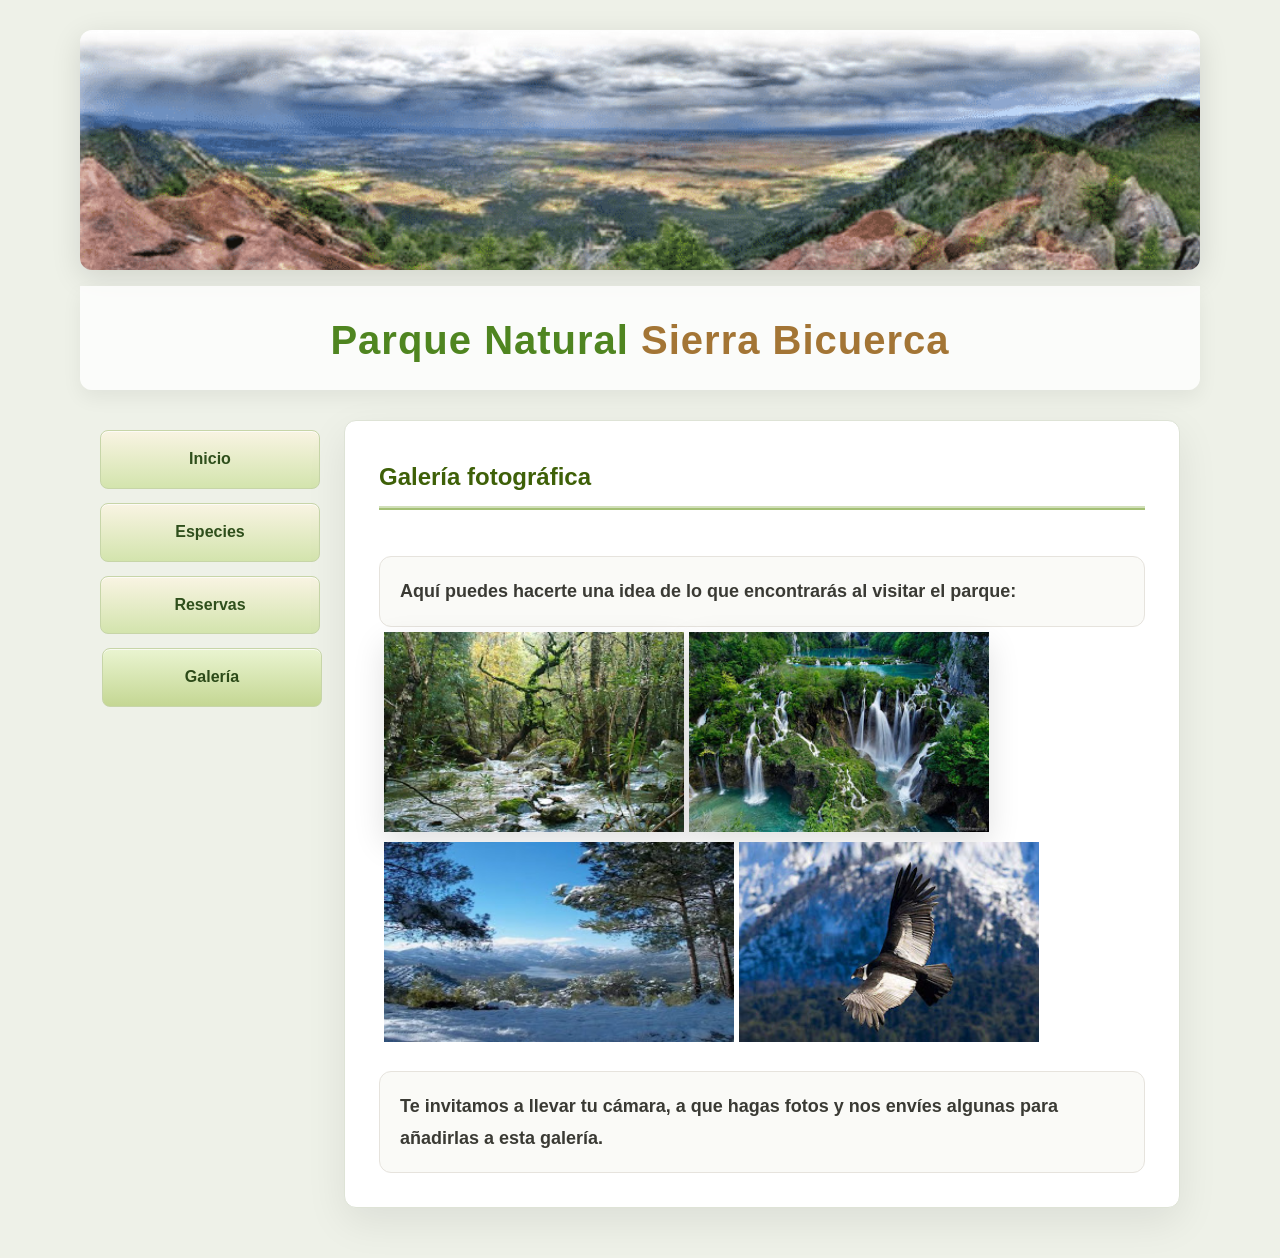
<file: galería.html>
<!doctype html>
<html lang="es">
  <head>
    <meta charset="UTF-8">
    <meta name="viewport" content="width=device-width, initial-scale=1.0">
    <title>Galería - Parque Natural Sierra Bicuerca</title>
    <link rel="stylesheet" href="estilos.css">
  </head>
  <body>
    <header>
      <div class="header-image"></div>
      <div class="header-title">
        <h1>Parque Natural <span>Sierra Bicuerca</span></h1>
      </div>
    </header>

    <div class="main-container">
      <nav>
        <ul>
          <li><a href="index.html">Inicio</a></li>
          <li><a href="especies.html">Especies</a></li>
          <li><a href="reservas.html">Reservas</a></li>
          <li><a href="galería.html" class="active">Galería</a></li>
        </ul>
      </nav>

      <article>
        <h2>Galería fotográfica</h2>
        <p>
          <strong>
            Aquí puedes hacerte una idea de lo que encontrarás al visitar el
            parque:
          </strong>
        </p>

        <div class="gallery-grid">
          <img
            src="img/alcornocales.jpg"
            width="300"
            height="200"
            alt="Alcornocales"
          >

          <img
            src="img/Parques-naturales-de-Croacia.jpg"
            width="300"
            height="200"
            alt="Parques naturales de Croacia"
          >
        </div>

        <div class="gallery-grid-2">
          <img
            src="img/parques_cazorla4.jpg"
            width="350"
            height="200"
            alt="Parques Cazorla"
          >
          <img
            src="img/parques-naturales.jpg"
            width="300"
            height="200"
            alt="Parques naturales"
          >
        </div>

        <p class="gallery-footer">
          <strong
            >Te invitamos a llevar tu cámara, a que hagas fotos y nos envíes
            algunas para añadirlas a esta galería.</strong
          >
        </p>
      </article>
    </div>
  </body>
</html>
</file>
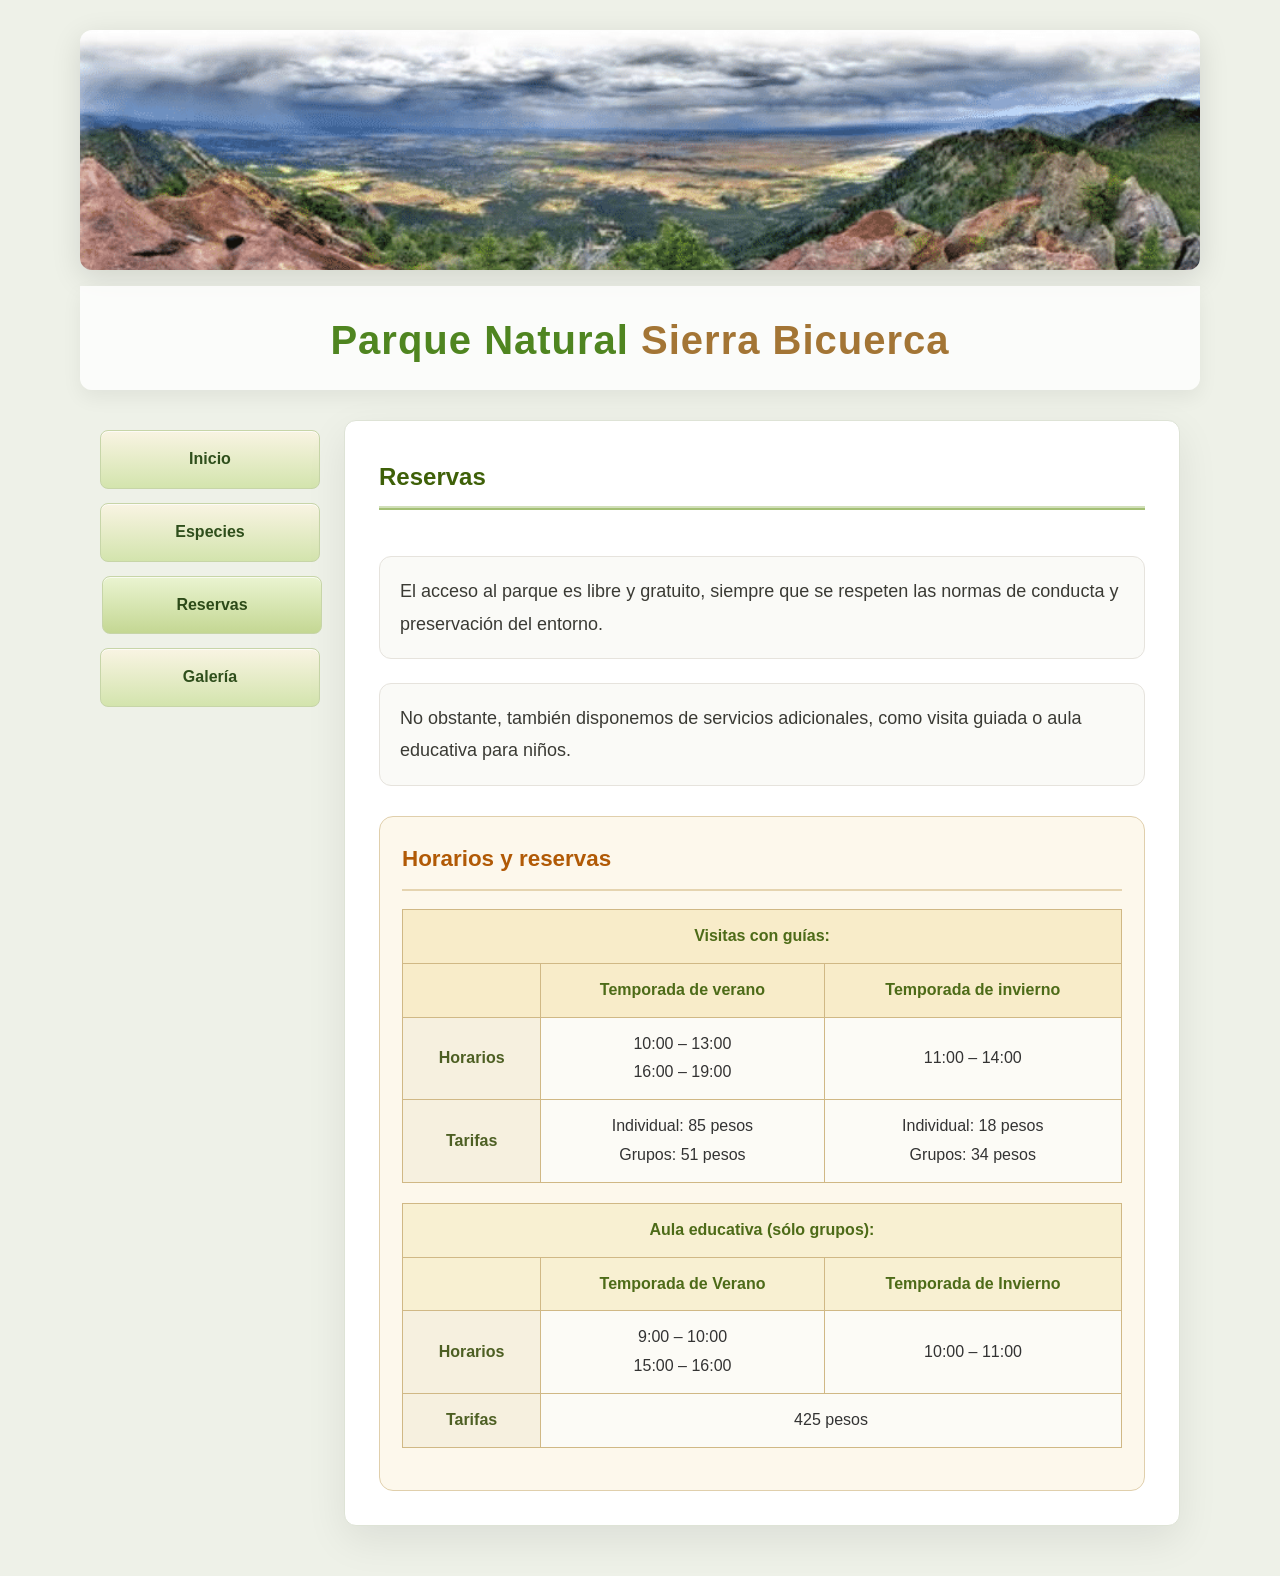
<file: reservas.html>
<!doctype html>
<html lang="es">
  <head>
    <meta charset="UTF-8">
    <meta name="viewport" content="width=device-width, initial-scale=1.0">
    <title>Reservas - Parque Natural Sierra Bicuerca</title>
    <link rel="stylesheet" href="estilos.css">
  </head>
  <body>
    <header>
      <div class="header-image"></div>
      <div class="header-title">
        <h1>Parque Natural <span>Sierra Bicuerca</span></h1>
      </div>
    </header>

    <div class="main-container">
      <nav>
        <ul>
          <li><a href="index.html">Inicio</a></li>
          <li><a href="especies.html">Especies</a></li>
          <li><a href="reservas.html" class="active">Reservas</a></li>
          <li><a href="galería.html">Galería</a></li>
        </ul>
      </nav>

      <article>
        <h2>Reservas</h2>

        <p>
          El acceso al parque es libre y gratuito, siempre que se respeten las
          normas de conducta y preservación del entorno.
        </p>

        <p>
          No obstante, también disponemos de servicios adicionales, como visita
          guiada o aula educativa para niños.
        </p>

        <section class="section-box">
          <h3>Horarios y reservas</h3>

          <table class="reserve-table">
            <thead>
              <tr>
                <th colspan="3">Visitas con guías:</th>
              </tr>
              <tr>
                <th aria-label="Vacío"></th>
                <th>Temporada de verano</th>
                <th>Temporada de invierno</th>
              </tr>
            </thead>
            <tbody>
              <tr>
                <td class="label">Horarios</td>
                <td>10:00 – 13:00<br>16:00 – 19:00</td>
                <td>11:00 – 14:00</td>
              </tr>
              <tr>
                <td class="label">Tarifas</td>
                <td>Individual: 85 pesos<br>Grupos: 51 pesos</td>
                <td>Individual: 18 pesos<br>Grupos: 34 pesos</td>
              </tr>
            </tbody>
          </table>

          <table class="reserve-table reserve-table--secondary">
            <thead>
              <tr>
                <th colspan="3">Aula educativa (sólo grupos):</th>
              </tr>
              <tr>
                <th aria-label="Vacío"></th>
                <th>Temporada de Verano</th>
                <th>Temporada de Invierno</th>
              </tr>
            </thead>
            <tbody>
              <tr>
                <td class="label">Horarios</td>
                <td>9:00 – 10:00<br>15:00 – 16:00</td>
                <td>10:00 – 11:00</td>
              </tr>
              <tr>
                <td class="label">Tarifas</td>
                <td colspan="2">425 pesos</td>
              </tr>
            </tbody>
          </table>
        </section>
      </article>
    </div>
  </body>
</html>
</file>
<file: estilos.css>
/* Estilos Generales */
* {
  margin: 0;
  padding: 0;
  box-sizing: border-box;
}

.card.species-card {
  background: #ffffff;
  border: 1px solid #dee3d6;
  border-radius: 12px;
  box-shadow: 0 14px 40px rgba(0, 0, 0, 0.08);
}

/* Estilos para el carrusel de especies */
.carousel {
  border-radius: 12px;
  overflow: hidden;
  box-shadow: 0 14px 40px rgba(0, 0, 0, 0.08);
}

.carousel-item {
  padding: 20px;
}

.carousel-control-prev,
.carousel-control-next {
  width: 5%;
}

.carousel-indicators button {
  background-color: #a4c075;
  border: none;
}

.carousel-indicators .active {
  background-color: #4f8520;
}

body {
  font-family: 'Segoe UI', Tahoma, Geneva, Verdana, sans-serif;
  line-height: 1.8;
  color: #323232;
  background-color: #eef1e8;
  display: flex;
  flex-direction: column;
  min-height: 100vh;
}


header {
  width: 100%;
  display: flex;
  flex-direction: column;
  align-items: center;
  gap: 1rem;
  padding: 30px 0 0;
}       

.header-image {
  width: min(100%, 1120px);
  height: 240px;
  background: url('img/picture.png');
  border-radius: 12px;
  box-shadow: 0 8px 30px rgba(0, 0, 0, 0.12);
}

.header-title {
  width: min(100%, 1120px);
  background: #ffffffcc;
  text-align: center;
  padding: 18px 0 14px;
  border-radius: 0 0 12px 12px;
  box-shadow: 0 8px 20px rgba(0, 0, 0, 0.06);
}

h1 {
  color: #4f8520;
  font-size: 2.5rem;
  margin: 0;
  letter-spacing: 1px;
}

h1 span {
  color: #a37535;
}

/* Contenedor Principal */
.main-container {
  max-width: 1120px;
  margin: 30px auto 50px;
  display: flex;
  gap: 24px;
  padding: 0 20px;
}

/* Barra Lateral (Navegación) */
nav {
  flex: 0 0 220px;
}

nav ul {
  list-style: none;
  padding: 10px 0;
}

nav ul li {
  margin-bottom: 14px;
}

nav ul li a {
  display: block;
  padding: 14px 18px;
  text-decoration: none;
  color: #2f4f1c;
  background: linear-gradient(180deg, #f9f4e3 0%, #d3e4ad 100%);
  border: 1px solid #c7d5a8;
  border-radius: 8px;
  font-weight: 700;
  transition: transform 0.2s ease, background 0.2s ease;
  box-shadow: inset 0 1px 0 rgba(255, 255, 255, 0.7);
  text-align: center;
}

nav ul li button {
  display: block;
  width: 100%;
  padding: 14px 18px;
  text-decoration: none;
  color: #2f4f1c;
  background: linear-gradient(180deg, #f9f4e3 0%, #d3e4ad 100%);
  border: 1px solid #c7d5a8;
  border-radius: 8px;
  font-weight: 700;
  transition: transform 0.2s ease, background 0.2s ease;
  box-shadow: inset 0 1px 0 rgba(255, 255, 255, 0.7);
  text-align: center;
}

nav ul li a:hover,
nav ul li a.active {
  background: linear-gradient(180deg, #eaf4d1 0%, #c4d793 100%);
  color: #2c4a18;
  transform: translateX(2px);
}

article {
  display: grid;
  background: #ffffff;
  padding: 34px;
  border-radius: 12px;
  box-shadow: 0 14px 40px rgba(0, 0, 0, 0.08);
  border: 1px solid #dee3d6;
}

h2 {
  color: #3e6008;
  border-bottom: 2px solid #a4c075;
  padding-bottom: 10px;
  margin-bottom: 22px;
  box-shadow: inset 0 -2px 0 rgba(164, 192, 117, 0.5);
}

p {
  display: block;
  margin-top: 24px;
    padding: 18px 20px;
    background: #f8f8f5bd;
    border: 1px solid #e6e3dd;
    border-radius: 12px;
    color: #3a3a34;
    font-size: 18px;
}

.section-box {
  background: #fdf8ec;
  border: 1px solid #e0cfac;
  border-radius: 14px;
  padding: 22px;
  margin-top: 30px;
}

.section-box h3 {
  margin: 0 0 18px;
  font-size: 1.4rem;
  color: #b15a06;
  border-bottom: 2px solid #e5d4b0;
  padding-bottom: 10px;
}

.gallery-grid {
  display: flex;
    justify-content: flex-start;
    align-items: flex-start;
    flex-wrap: wrap;
    gap: 5px;
    margin: 5px;
}

.gallery-grid-2 {
  display: flex;
  justify-content: flex-start;
  align-items: flex-start;
  flex-wrap: wrap;
  gap: 5px;
  margin: 5px;
}

.gallery-grid img {

  box-shadow: 0 12px 30px rgba(0, 0, 0, 0.12);
}

.gallery-footer {
  margin-top: 24px;
  padding: 18px 20px;
  background: #f8f8f5bd;
  border: 1px solid #e6e3dd;
  border-radius: 12px;
  color: #3a3a34;
}

.reserve-table {
  width: 100%;
  border-collapse: collapse;
  margin-bottom: 20px;
}

.reserve-table th,
.reserve-table td {
  border: 1px solid #d0b885;
  padding: 12px 14px;
  text-align: center;
}

.reserve-table th {
  background: #f8ecc9;
  color: #4d6b18;
  font-weight: 700;
}

.reserve-table .label {
  background: #f6f0df;
  color: #4d5f23;
  font-weight: 700;
}

.reserve-table td {
  background: #fcfbf6;
  color: #333;
}

.reserve-table.reserve-table--secondary th {
  background: #f8f0d2;
}

.species-container {
  display: flex;
  gap: 15px;
  align-items: flex-start
}

.species-images {
  flex: 0 0 300px;
  position: relative;
  height: 400px;
}

.species-image {
  display: none;
  width: 300px;
  height: auto;
  border: 3px solid #b8a876;
  border-radius: 8px;
  box-shadow: 0 8px 20px rgba(0, 0, 0, 0.15);
  position: absolute;
  top: 0;
  left: 0;
}

#nutria-radio:checked ~ .species-container .species-images #img-nutria,
#buitre-radio:checked ~ .species-container .species-images #img-buitre,
#gineta-radio:checked ~ .species-container .species-images #img-gineta,
#ciervo-radio:checked ~ .species-container .species-images #img-ciervo,
#zorro-radio:checked ~ .species-container .species-images #img-zorro,
#topillo-radio:checked ~ .species-container .species-images #img-topillo,
#martin-radio:checked ~ .species-container .species-images #img-martin,
#jabali-radio:checked ~ .species-container .species-images #img-jabali,
#libelula-radio:checked ~ .species-container .species-images #img-libelula {
  display: block;
}

.species-list {
  flex: 1;
}

.species-list label {
  cursor: pointer;
}

.species-list h3 {
  color: #a37535;
  font-size: 1.3rem;
  margin-top: 20px;
  margin-bottom: 10px;
}

.species-list p {
  margin-bottom: 15px;
  text-align: left;
}

.index_footer {
  background: #f8f8f5bd;
  border-top: 1px solid #e6e3dd;
  padding: 20px;
  text-align: center;
  color: #3a3a34;
  font-size: 0.9rem;
  margin-top: auto;
}

/* Responsivo para móviles */
@media (max-width: 768px) {
  .main-container {
    flex-direction: column;
  }

  header {
    height: 200px;
  }

  h1 {
    font-size: 1.4rem;
  }
}
</file>
